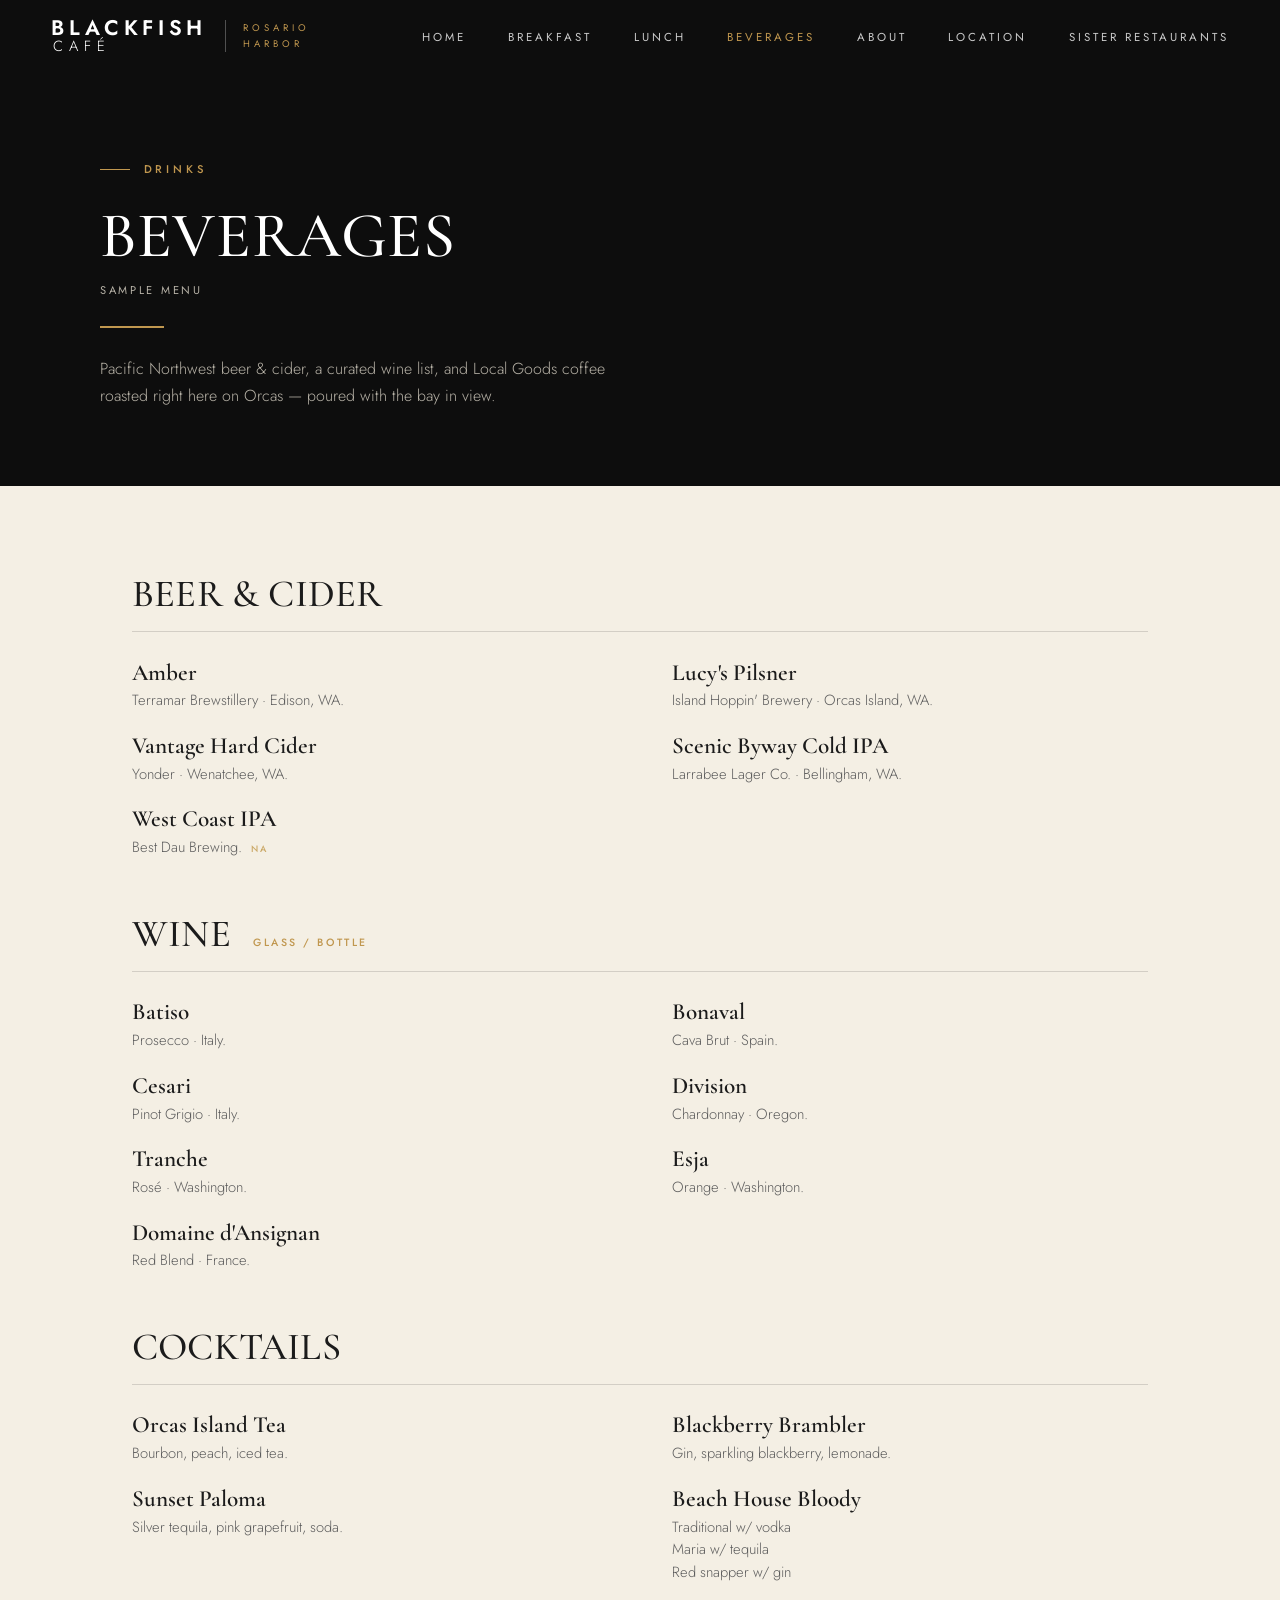
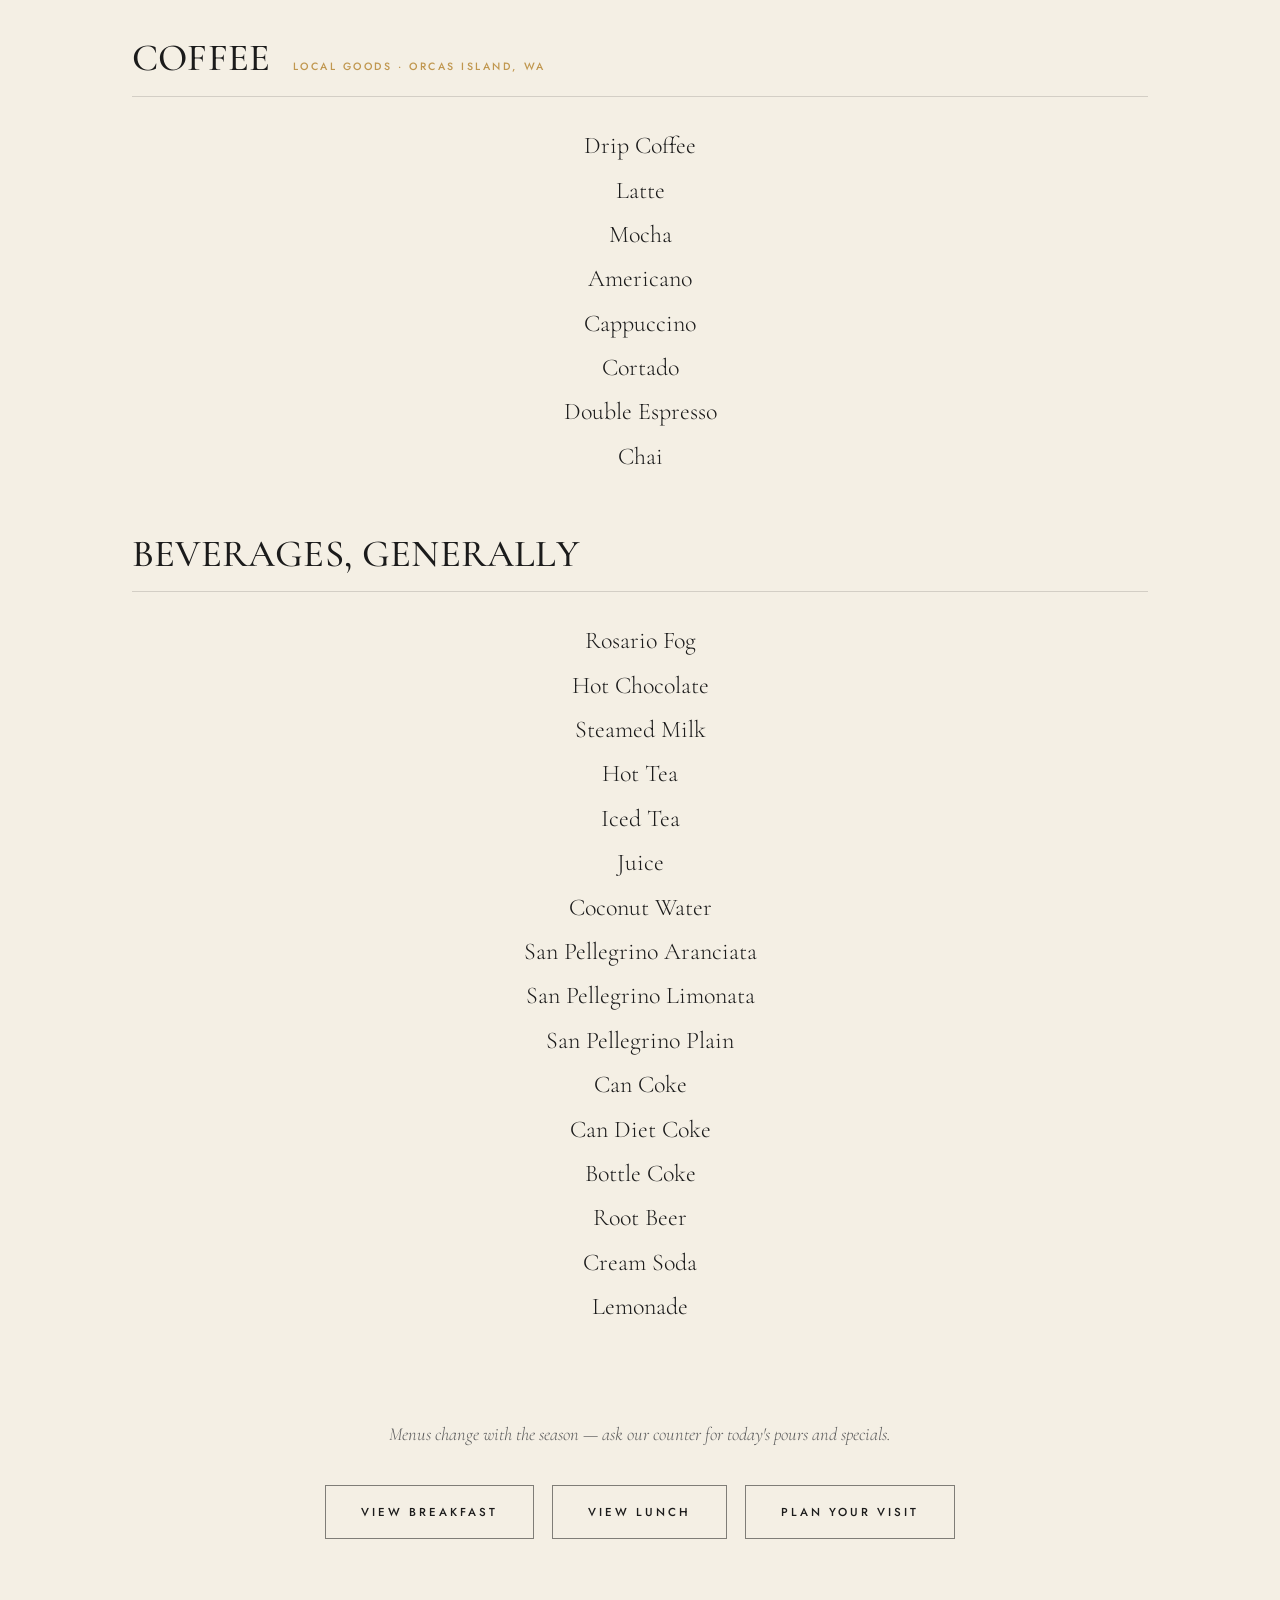
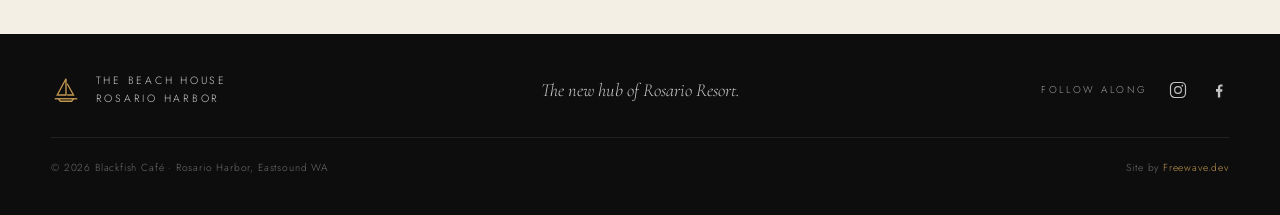
<file: beverages.html>
<!DOCTYPE html>
<html lang="en">
<head>
<meta charset="UTF-8">
<meta name="viewport" content="width=device-width, initial-scale=1.0">
<title>Beverages — Blackfish Café at Rosario Harbor</title>
<meta name="description" content="Beer, wine, coffee &amp; more at Blackfish Café — Pacific Northwest brews, a curated wine list, and Local Goods coffee at The Beach House, Rosario Harbor, Eastsound, WA.">
<link rel="icon" type="image/svg+xml" href="/favicon.svg">
<meta name="theme-color" content="#0d0d0d">
<meta property="og:type" content="website">
<meta property="og:site_name" content="Blackfish Café">
<meta property="og:title" content="Beverages — Blackfish Café">
<meta property="og:description" content="Beer, wine, coffee &amp; more — Pacific Northwest brews and a curated list at Rosario Harbor.">
<meta property="og:url" content="https://y0o3t4.freewave.dev/beverages.html">
<meta property="og:image" content="https://media.freewave.dev/y0o3t4/images/og-image.jpg">
<meta property="og:image:width" content="1200">
<meta property="og:image:height" content="630">
<meta name="twitter:card" content="summary_large_image">
<meta name="twitter:title" content="Beverages — Blackfish Café">
<meta name="twitter:description" content="Beer, wine, coffee &amp; more at Rosario Harbor.">
<meta name="twitter:image" content="https://media.freewave.dev/y0o3t4/images/og-image.jpg">
<link rel="preconnect" href="https://fonts.googleapis.com">
<link rel="preconnect" href="https://fonts.gstatic.com" crossorigin>
<link href="https://fonts.googleapis.com/css2?family=Cormorant+Garamond:wght@400;500;600;700&family=Jost:wght@300;400;500;600&display=swap" rel="stylesheet">
<style>
:root{
  --black:#0d0d0d;
  --black-2:#141414;
  --ink:#1b1b1b;
  --cream:#f4efe4;
  --cream-2:#ece5d6;
  --muted-dark:#5d5d5d;
  --muted-light:#b6b1a6;
  --gold:#c0974f;
  --gold-soft:#cba968;
  --line-dark:rgba(255,255,255,.14);
  --line-light:rgba(13,13,13,.14);
}
*{margin:0;padding:0;box-sizing:border-box}
html{scroll-behavior:smooth;scroll-padding-top:78px}
body{
  font-family:'Jost',-apple-system,BlinkMacSystemFont,sans-serif;
  background:var(--cream);
  color:var(--ink);
  font-weight:300;
  line-height:1.65;
  -webkit-font-smoothing:antialiased;
  overflow-x:hidden;
}
img{display:block;max-width:100%;height:auto}
a{color:inherit;text-decoration:none;transition:color .3s ease,opacity .3s ease}
a:focus-visible,.btn:focus-visible,.nav-toggle:focus-visible{
  outline:2px solid var(--gold);
  outline-offset:4px;
}

h1,h2,h3,h4{
  font-family:'Cormorant Garamond',Georgia,serif;
  font-weight:500;
  line-height:1.08;
  color:inherit;
}

.eyebrow{
  font-family:'Jost',sans-serif;
  font-size:.7rem;
  letter-spacing:.34em;
  text-transform:uppercase;
  font-weight:500;
  color:var(--gold);
  display:inline-flex;
  align-items:center;
  gap:.85rem;
  margin-bottom:1.4rem;
}
.eyebrow::before{
  content:"";
  width:30px;height:1px;
  background:var(--gold);
}

/* ─── BUTTONS ─── */
.btn{
  display:inline-flex;align-items:center;justify-content:center;
  font-family:'Jost',sans-serif;
  font-size:.72rem;letter-spacing:.26em;text-transform:uppercase;font-weight:500;
  padding:1.05rem 2.2rem;
  border:1px solid transparent;
  cursor:pointer;
  transition:background .35s ease,color .35s ease,border-color .35s ease;
}
.btn--solid{background:var(--black);color:var(--cream)}
.btn--solid:hover{background:var(--gold);color:var(--black)}
.btn--ghost-dark{border-color:rgba(13,13,13,.5);color:var(--ink)}
.btn--ghost-dark:hover{background:var(--black);color:var(--cream);border-color:var(--black)}
.btn--ghost-light{border-color:rgba(255,255,255,.4);color:#fff}
.btn--ghost-light:hover{background:var(--gold);color:var(--black);border-color:var(--gold)}

/* ─── LOGO LOCKUP ─── */
.lockup{display:flex;align-items:center;gap:1.1rem}
.lockup .mark{
  font-family:'Jost',sans-serif;
  line-height:.98;
  color:#fff;
}
.lockup .mark .b{
  display:block;
  font-size:1.32rem;
  font-weight:600;
  letter-spacing:.22em;
}
.lockup .mark .c{
  display:block;
  font-size:.92rem;
  font-weight:300;
  letter-spacing:.42em;
  padding-left:.1em;
}
.lockup .div{width:1px;align-self:stretch;background:rgba(255,255,255,.28);margin:.1rem 0}
.lockup .sub{
  font-family:'Jost',sans-serif;
  font-size:.6rem;
  font-weight:400;
  letter-spacing:.42em;
  color:var(--gold);
  line-height:1.7;
}
.lockup .sub span{display:block}

/* ─── NAV ─── */
.nav{
  position:fixed;top:0;left:0;right:0;z-index:60;
  display:flex;align-items:center;justify-content:space-between;
  padding:1.15rem 3.2rem;
  background:var(--black);
}
.nav ul{list-style:none;display:flex;gap:2.6rem;align-items:center}
.nav ul a{
  color:rgba(255,255,255,.78);
  font-size:.72rem;letter-spacing:.26em;text-transform:uppercase;font-weight:400;
}
.nav ul a:hover{color:#fff}
.nav ul a.active{color:var(--gold)}
.nav li.has-dropdown{position:relative}
.nav li.has-dropdown::after{content:'';position:absolute;top:100%;left:0;right:0;height:.9rem}
.nav .dropdown{
  list-style:none;position:absolute;top:100%;left:0;margin-top:.9rem;
  background:var(--black-2);min-width:220px;padding:.5rem 0;
  display:flex;flex-direction:column;gap:0;
  opacity:0;visibility:hidden;transform:translateY(6px);
  transition:opacity .25s,transform .25s,visibility .25s;
  border:1px solid rgba(255,255,255,.1);
}
.nav li.has-dropdown.open .dropdown{opacity:1;visibility:visible;transform:translateY(0)}
/* hover-reveal only with a real pointer — iOS hover emulation eats first taps */
@media (hover:hover){
  .nav li.has-dropdown:hover .dropdown{opacity:1;visibility:visible;transform:translateY(0)}
}
.nav .dropdown li{width:100%}
.nav .dropdown a{display:block;padding:.65rem 1.4rem;white-space:nowrap}
.nav .nav-mobile-label,.nav .nav-mobile-sister{display:none}
.nav-toggle{display:none;background:none;border:0;cursor:pointer;flex-direction:column;gap:5px;padding:.4rem}
.nav-toggle span{width:24px;height:1.5px;background:#fff;display:block;transition:.3s}

/* ─── MENU HEADER ─── */
.menu-head{
  background:var(--black);
  color:#fff;
  padding:9.5rem 6vw 4.8rem;
}
.menu-head-inner{max-width:1080px;margin:0 auto}
.menu-head h1{
  font-size:clamp(2.6rem,5vw,4.2rem);
  text-transform:uppercase;
  letter-spacing:.01em;
  color:#fff;
}
.menu-head .hero-rule{width:64px;height:2px;background:var(--gold);margin:1.6rem 0 1.8rem}
.menu-head .sample-note{
  font-family:'Jost',sans-serif;
  font-size:.7rem;letter-spacing:.24em;text-transform:uppercase;font-weight:400;
  display:block;color:var(--muted-light);margin-top:.7rem;
}
.menu-head p{
  color:var(--muted-light);
  font-size:1rem;
  max-width:34rem;
}
.hero-inner{animation:rise 1.2s cubic-bezier(.16,1,.3,1) both}
@keyframes rise{from{opacity:0;transform:translateY(26px)}to{opacity:1;transform:translateY(0)}}

/* ─── MENU BODY ─── */
.menu-wrap{max-width:1080px;margin:0 auto;padding:5.5rem 2rem 2rem}
.menu-section{margin-bottom:3.4rem}
.menu-section:last-child{margin-bottom:0}
.menu-section-head{
  display:flex;align-items:baseline;flex-wrap:wrap;gap:.4rem 1.4rem;
  padding-bottom:1rem;margin-bottom:1.7rem;
  border-bottom:1px solid var(--line-light);
}
.menu-section-head h2{
  font-size:clamp(1.9rem,3vw,2.7rem);
  text-transform:uppercase;letter-spacing:.005em;color:var(--ink);
}
.menu-section-head .serve{
  font-family:'Jost',sans-serif;
  font-size:.66rem;letter-spacing:.24em;text-transform:uppercase;font-weight:500;
  color:var(--gold);
}
.menu-grid{
  display:grid;grid-template-columns:1fr 1fr;
  gap:1.3rem 4rem;
}
.menu-item .row{display:flex;align-items:baseline;gap:.6rem}
.menu-item .name{
  font-family:'Cormorant Garamond',serif;
  font-size:1.45rem;font-weight:600;color:var(--ink);line-height:1.15;
}
.menu-item .dots{
  flex:1;
  border-bottom:1px dotted rgba(13,13,13,.28);
  transform:translateY(-.3rem);
}
.menu-item .price{
  font-family:'Jost',sans-serif;
  font-size:.9rem;letter-spacing:.08em;font-weight:500;color:var(--gold);
  white-space:nowrap;
}
.menu-item .desc{
  color:var(--muted-dark);
  font-size:.92rem;line-height:1.55;
  margin-top:.2rem;max-width:30rem;
}
.menu-item .tag{
  font-family:'Jost',sans-serif;
  font-size:.58rem;letter-spacing:.2em;text-transform:uppercase;font-weight:500;
  color:var(--gold-soft);margin-left:.55rem;
}

/* ─── SIMPLE DRINK LIST ─── */
.drink-list{list-style:none;text-align:center;max-width:32rem;margin:0 auto}
.drink-list li{
  font-family:'Cormorant Garamond',serif;
  font-size:1.5rem;color:var(--ink);line-height:1.85;
}
.menu-foot{
  max-width:1080px;margin:1rem auto 0;padding:2.6rem 2rem 5.5rem;
  text-align:center;
}
.menu-foot p{
  font-family:'Cormorant Garamond',serif;font-style:italic;
  font-size:1.15rem;color:var(--muted-dark);max-width:40rem;margin:0 auto 1.8rem;
}
.menu-foot .btn{margin:.4rem}

/* ─── FOOTER ─── */
footer{
  background:var(--black);color:rgba(255,255,255,.7);
  padding:2.4rem 3.2rem;
}
.footer-grid{
  max-width:1180px;margin:0 auto;
  display:grid;grid-template-columns:1fr auto 1fr;align-items:center;gap:2rem;
}
.footer-brand{display:flex;align-items:center;gap:.9rem}
.footer-brand .sail{width:30px;height:30px;color:var(--gold)}
.footer-brand .txt{
  font-family:'Jost',sans-serif;
  font-size:.66rem;letter-spacing:.26em;text-transform:uppercase;line-height:1.7;color:rgba(255,255,255,.8);
}
.footer-tag{
  font-family:'Cormorant Garamond',serif;font-style:italic;
  font-size:1.15rem;color:rgba(255,255,255,.78);text-align:center;white-space:nowrap;
}
.footer-social{display:flex;align-items:center;justify-content:flex-end;gap:1.3rem}
.footer-social .lbl{
  font-family:'Jost',sans-serif;font-size:.62rem;letter-spacing:.26em;text-transform:uppercase;color:rgba(255,255,255,.6);
}
.footer-social a{color:rgba(255,255,255,.75);width:20px;height:20px;display:block}
.footer-social a:hover{color:var(--gold)}
.footer-social svg{width:100%;height:100%}
.footer-legal{
  max-width:1180px;margin:1.8rem auto 0;padding-top:1.4rem;
  border-top:1px solid rgba(255,255,255,.08);
  display:flex;justify-content:space-between;
  font-size:.64rem;letter-spacing:.08em;color:rgba(255,255,255,.4);
}
.footer-legal a{color:var(--gold)}

/* ─── RESPONSIVE ─── */
@media (max-width:900px){
  .nav{padding:1rem 1.4rem}
  .nav ul{
    position:fixed;top:0;right:0;height:100vh;width:min(78vw,300px);
    flex-direction:column;align-items:flex-start;justify-content:center;gap:1.8rem;
    background:var(--black-2);padding:3rem 2.2rem;
    transform:translateX(100%);transition:transform .4s cubic-bezier(.16,1,.3,1);
    border-left:1px solid rgba(255,255,255,.1);
  }
  .nav ul.open{transform:translateX(0)}
  .nav ul a{font-size:.9rem}
  /* Mobile: dropdown is desktop-only — show a flat sister-restaurants
     section at the end of the drawer instead (matches the sister sites) */
  .nav li.has-dropdown{display:none}
  .nav .nav-mobile-label{
    display:list-item;text-transform:uppercase;
    font-size:.6rem;letter-spacing:.3em;color:rgba(255,255,255,.4);
  }
  .nav .nav-mobile-sister{display:list-item}
  .nav-toggle{display:flex;z-index:70}
  .nav-toggle.open span:nth-child(1){transform:translateY(6.5px) rotate(45deg)}
  .nav-toggle.open span:nth-child(2){opacity:0}
  .nav-toggle.open span:nth-child(3){transform:translateY(-6.5px) rotate(-45deg)}
  .menu-head{padding:8rem 2rem 3.4rem}
  .menu-wrap{padding:3.5rem 1.4rem 1rem}
  .menu-grid{grid-template-columns:1fr;gap:1.9rem}
  .menu-foot{padding:2.2rem 1.4rem 4rem}
  .footer-grid{grid-template-columns:1fr;justify-items:center;text-align:center;gap:1.4rem}
  .footer-social{justify-content:center}
  .footer-tag{white-space:normal}
  .footer-legal{flex-direction:column;gap:.5rem;text-align:center;align-items:center}
}
@media (prefers-reduced-motion:reduce){
  *{animation:none!important;transition:none!important}
}
</style>
</head>
<body id="top">

<nav class="nav">
  <a href="index.html" class="lockup" aria-label="Blackfish Café, Rosario Harbor — home">
    <span class="mark"><span class="b">BLACKFISH</span><span class="c">CAFÉ</span></span>
    <span class="div"></span>
    <span class="sub"><span>ROSARIO</span><span>HARBOR</span></span>
  </a>
  <button class="nav-toggle" aria-label="Menu" aria-expanded="false">
    <span></span><span></span><span></span>
  </button>
  <ul>
    <li><a href="index.html">Home</a></li>
    <li><a href="menu.html">Breakfast</a></li>
    <li><a href="lunch.html">Lunch</a></li>
    <li><a href="beverages.html" class="active">Beverages</a></li>
    <li><a href="index.html#about">About</a></li>
    <li><a href="index.html#location">Location</a></li>
    <li class="has-dropdown">
      <a href="#" class="dropdown-toggle" aria-haspopup="true" aria-expanded="false">Sister Restaurants</a>
      <ul class="dropdown">
        <li><a href="https://harborbarorcas.com" target="_blank" rel="noopener">Harbor Bar &amp; Grill</a></li>
        <li><a href="https://lowertavern.com" target="_blank" rel="noopener">The Lower Tavern</a></li>
      </ul>
    </li>
    <li class="nav-mobile-label">Sister Restaurants</li>
    <li class="nav-mobile-sister"><a href="https://harborbarorcas.com" target="_blank" rel="noopener">Harbor Bar &amp; Grill</a></li>
    <li class="nav-mobile-sister"><a href="https://lowertavern.com" target="_blank" rel="noopener">The Lower Tavern</a></li>
  </ul>
</nav>

<header class="menu-head">
  <div class="menu-head-inner hero-inner">
    <span class="eyebrow">Drinks</span>
    <h1>Beverages</h1>
    <span class="sample-note">Sample menu</span>
    <div class="hero-rule"></div>
    <p>Pacific Northwest beer &amp; cider, a curated wine list, and Local Goods coffee roasted right here on Orcas — poured with the bay in view.</p>
  </div>
</header>

<main class="menu-wrap">

  <section class="menu-section" aria-labelledby="beer">
    <div class="menu-section-head">
      <h2 id="beer">Beer &amp; Cider</h2>
    </div>
    <div class="menu-grid">
      <div class="menu-item">
        <div class="row"><span class="name">Amber</span></div>
        <p class="desc">Terramar Brewstillery · Edison, WA.</p>
      </div>
      <div class="menu-item">
        <div class="row"><span class="name">Lucy's Pilsner</span></div>
        <p class="desc">Island Hoppin' Brewery · Orcas Island, WA.</p>
      </div>
      <div class="menu-item">
        <div class="row"><span class="name">Vantage Hard Cider</span></div>
        <p class="desc">Yonder · Wenatchee, WA.</p>
      </div>
      <div class="menu-item">
        <div class="row"><span class="name">Scenic Byway Cold IPA</span></div>
        <p class="desc">Larrabee Lager Co. · Bellingham, WA.</p>
      </div>
      <div class="menu-item">
        <div class="row"><span class="name">West Coast IPA</span></div>
        <p class="desc">Best Dau Brewing.<span class="tag">NA</span></p>
      </div>
    </div>
  </section>

  <section class="menu-section" aria-labelledby="wine">
    <div class="menu-section-head">
      <h2 id="wine">Wine</h2>
      <span class="serve">Glass / Bottle</span>
    </div>
    <div class="menu-grid">
      <div class="menu-item">
        <div class="row"><span class="name">Batiso</span></div>
        <p class="desc">Prosecco · Italy.</p>
      </div>
      <div class="menu-item">
        <div class="row"><span class="name">Bonaval</span></div>
        <p class="desc">Cava Brut · Spain.</p>
      </div>
      <div class="menu-item">
        <div class="row"><span class="name">Cesari</span></div>
        <p class="desc">Pinot Grigio · Italy.</p>
      </div>
      <div class="menu-item">
        <div class="row"><span class="name">Division</span></div>
        <p class="desc">Chardonnay · Oregon.</p>
      </div>
      <div class="menu-item">
        <div class="row"><span class="name">Tranche</span></div>
        <p class="desc">Rosé · Washington.</p>
      </div>
      <div class="menu-item">
        <div class="row"><span class="name">Esja</span></div>
        <p class="desc">Orange · Washington.</p>
      </div>
      <div class="menu-item">
        <div class="row"><span class="name">Domaine d'Ansignan</span></div>
        <p class="desc">Red Blend · France.</p>
      </div>
    </div>
  </section>

  <section class="menu-section" aria-labelledby="cocktails">
    <div class="menu-section-head">
      <h2 id="cocktails">Cocktails</h2>
    </div>
    <div class="menu-grid">
      <div class="menu-item">
        <div class="row"><span class="name">Orcas Island Tea</span></div>
        <p class="desc">Bourbon, peach, iced tea.</p>
      </div>
      <div class="menu-item">
        <div class="row"><span class="name">Blackberry Brambler</span></div>
        <p class="desc">Gin, sparkling blackberry, lemonade.</p>
      </div>
      <div class="menu-item">
        <div class="row"><span class="name">Sunset Paloma</span></div>
        <p class="desc">Silver tequila, pink grapefruit, soda.</p>
      </div>
      <div class="menu-item">
        <div class="row"><span class="name">Beach House Bloody</span></div>
        <p class="desc">Traditional w/ vodka<br>Maria w/ tequila<br>Red snapper w/ gin</p>
      </div>
    </div>
  </section>

  <section class="menu-section" aria-labelledby="coffee">
    <div class="menu-section-head">
      <h2 id="coffee">Coffee</h2>
      <span class="serve">Local Goods · Orcas Island, WA</span>
    </div>
    <ul class="drink-list">
      <li>Drip Coffee</li>
      <li>Latte</li>
      <li>Mocha</li>
      <li>Americano</li>
      <li>Cappuccino</li>
      <li>Cortado</li>
      <li>Double Espresso</li>
      <li>Chai</li>
    </ul>
  </section>

  <section class="menu-section" aria-labelledby="general">
    <div class="menu-section-head">
      <h2 id="general">Beverages, Generally</h2>
    </div>
    <ul class="drink-list">
      <li>Rosario Fog</li>
      <li>Hot Chocolate</li>
      <li>Steamed Milk</li>
      <li>Hot Tea</li>
      <li>Iced Tea</li>
      <li>Juice</li>
      <li>Coconut Water</li>
      <li>San Pellegrino Aranciata</li>
      <li>San Pellegrino Limonata</li>
      <li>San Pellegrino Plain</li>
      <li>Can Coke</li>
      <li>Can Diet Coke</li>
      <li>Bottle Coke</li>
      <li>Root Beer</li>
      <li>Cream Soda</li>
      <li>Lemonade</li>
    </ul>
  </section>

</main>

<div class="menu-foot">
  <p>Menus change with the season — ask our counter for today's pours and specials.</p>
  <a class="btn btn--ghost-dark" href="menu.html">View Breakfast</a>
  <a class="btn btn--ghost-dark" href="lunch.html">View Lunch</a>
  <a class="btn btn--ghost-dark" href="index.html#location">Plan Your Visit</a>
</div>

<footer>
  <div class="footer-grid">
    <div class="footer-brand">
      <span class="sail" aria-hidden="true">
        <svg viewBox="0 0 24 24" fill="none" stroke="currentColor" stroke-width="1.1"><path d="M12 3 5 16h7V3z"/><path d="M13 7l5 9h-5"/><path d="M3 19h18"/><path d="M6 19l1.5 2h9l1.5-2"/></svg>
      </span>
      <span class="txt">The Beach House<br>Rosario Harbor</span>
    </div>
    <div class="footer-tag">The new hub of Rosario Resort.</div>
    <div class="footer-social">
      <span class="lbl">Follow Along</span>
      <a href="https://instagram.com" target="_blank" rel="noopener" aria-label="Instagram">
        <svg viewBox="0 0 24 24" fill="none" stroke="currentColor" stroke-width="1.4"><rect x="3" y="3" width="18" height="18" rx="5"/><circle cx="12" cy="12" r="4"/><circle cx="17.2" cy="6.8" r="1" fill="currentColor" stroke="none"/></svg>
      </a>
      <a href="https://facebook.com" target="_blank" rel="noopener" aria-label="Facebook">
        <svg viewBox="0 0 24 24" fill="currentColor"><path d="M13.5 21v-7h2.3l.4-2.8h-2.7V9.3c0-.8.2-1.4 1.4-1.4h1.4V5.4c-.7-.1-1.4-.1-2.1-.1-2.1 0-3.5 1.3-3.5 3.6v2H8.4V14h2.2v7h2.9z"/></svg>
      </a>
    </div>
  </div>
  <div class="footer-legal">
    <span>© 2026 Blackfish Café · Rosario Harbor, Eastsound WA</span>
    <span>Site by <a href="https://freewave.dev" target="_blank" rel="noopener">Freewave.dev</a></span>
  </div>
</footer>

<script>
(function(){
  var toggle=document.querySelector('.nav-toggle');
  var menu=document.querySelector('.nav ul');
  var dropdownItem=document.querySelector('.nav li.has-dropdown');
  var dropdownToggle=dropdownItem.querySelector('.dropdown-toggle');
  function closeDropdown(){
    dropdownItem.classList.remove('open');
    dropdownToggle.setAttribute('aria-expanded','false');
  }
  function closeNav(){
    menu.classList.remove('open');toggle.classList.remove('open');
    toggle.setAttribute('aria-expanded','false');
    closeDropdown();
  }
  toggle.addEventListener('click',function(){
    var open=menu.classList.toggle('open');
    toggle.classList.toggle('open',open);
    toggle.setAttribute('aria-expanded',open);
    if(!open)closeDropdown();
  });
  menu.querySelectorAll('a').forEach(function(a){
    if(a.classList.contains('dropdown-toggle'))return;
    a.addEventListener('click',closeNav);
  });
  dropdownToggle.addEventListener('click',function(e){
    e.preventDefault();
    var open=dropdownItem.classList.toggle('open');
    dropdownToggle.setAttribute('aria-expanded',open);
  });
  document.addEventListener('click',function(e){
    if(dropdownItem.classList.contains('open')&&!dropdownItem.contains(e.target))closeDropdown();
  });
  // Safari restores the DOM as-is from its back/forward cache when returning
  // from another tab (open menus included) — reset to a clean slate.
  window.addEventListener('pageshow',closeNav);
})();
</script>
</body>
</html>
</file>
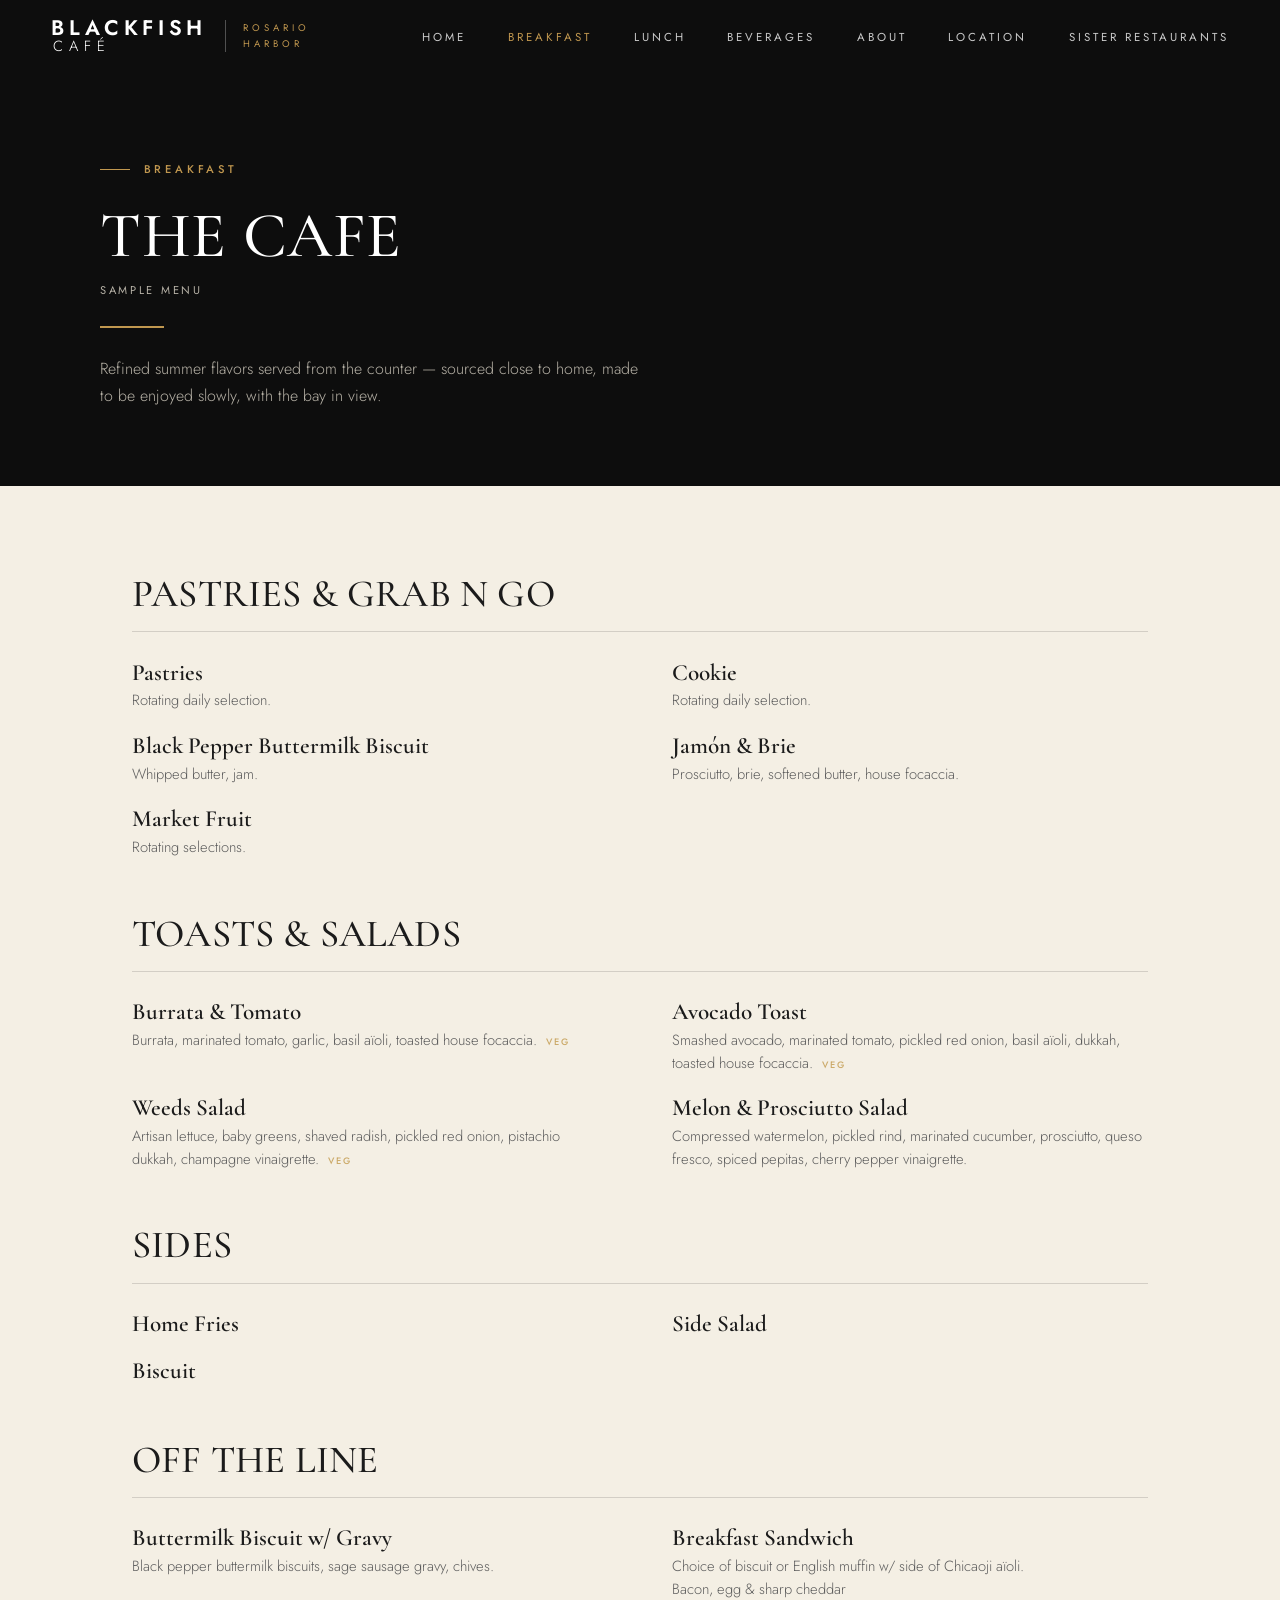
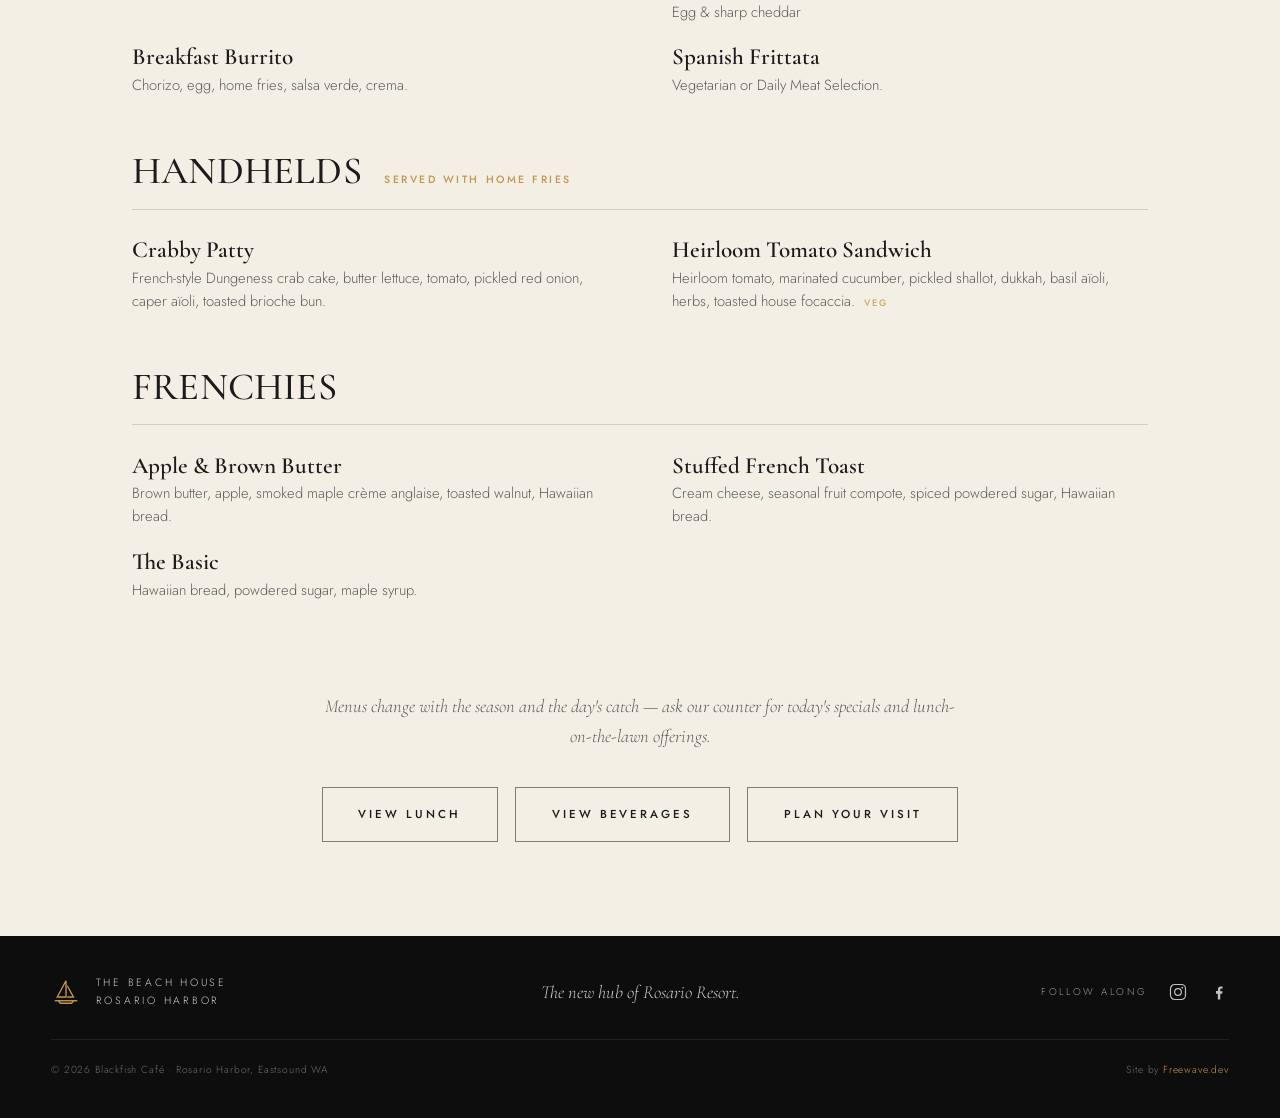
<file: menu.html>
<!DOCTYPE html>
<html lang="en">
<head>
<meta charset="UTF-8">
<meta name="viewport" content="width=device-width, initial-scale=1.0">
<title>Menu — Blackfish Café at Rosario Harbor</title>
<meta name="description" content="Breakfast at Blackfish Café — pastries, toasts &amp; salads, handhelds, frenchies and refined summer flavors at The Beach House, Rosario Harbor, Eastsound, WA.">
<link rel="icon" type="image/svg+xml" href="/favicon.svg">
<meta name="theme-color" content="#0d0d0d">
<meta property="og:type" content="website">
<meta property="og:site_name" content="Blackfish Café">
<meta property="og:title" content="Menu — Blackfish Café">
<meta property="og:description" content="Refined summer breakfast &amp; lunch, coffee &amp; beverages, and lunch on the lawn at Rosario Harbor.">
<meta property="og:url" content="https://y0o3t4.freewave.dev/menu.html">
<meta property="og:image" content="https://media.freewave.dev/y0o3t4/images/og-image.jpg">
<meta property="og:image:width" content="1200">
<meta property="og:image:height" content="630">
<meta name="twitter:card" content="summary_large_image">
<meta name="twitter:title" content="Menu — Blackfish Café">
<meta name="twitter:description" content="Refined summer breakfast &amp; lunch, coffee &amp; beverages at Rosario Harbor.">
<meta name="twitter:image" content="https://media.freewave.dev/y0o3t4/images/og-image.jpg">
<link rel="preconnect" href="https://fonts.googleapis.com">
<link rel="preconnect" href="https://fonts.gstatic.com" crossorigin>
<link href="https://fonts.googleapis.com/css2?family=Cormorant+Garamond:wght@400;500;600;700&family=Jost:wght@300;400;500;600&display=swap" rel="stylesheet">
<style>
:root{
  --black:#0d0d0d;
  --black-2:#141414;
  --ink:#1b1b1b;
  --cream:#f4efe4;
  --cream-2:#ece5d6;
  --muted-dark:#5d5d5d;
  --muted-light:#b6b1a6;
  --gold:#c0974f;
  --gold-soft:#cba968;
  --line-dark:rgba(255,255,255,.14);
  --line-light:rgba(13,13,13,.14);
}
*{margin:0;padding:0;box-sizing:border-box}
html{scroll-behavior:smooth;scroll-padding-top:78px}
body{
  font-family:'Jost',-apple-system,BlinkMacSystemFont,sans-serif;
  background:var(--cream);
  color:var(--ink);
  font-weight:300;
  line-height:1.65;
  -webkit-font-smoothing:antialiased;
  overflow-x:hidden;
}
img{display:block;max-width:100%;height:auto}
a{color:inherit;text-decoration:none;transition:color .3s ease,opacity .3s ease}
a:focus-visible,.btn:focus-visible,.nav-toggle:focus-visible{
  outline:2px solid var(--gold);
  outline-offset:4px;
}

h1,h2,h3,h4{
  font-family:'Cormorant Garamond',Georgia,serif;
  font-weight:500;
  line-height:1.08;
  color:inherit;
}

.eyebrow{
  font-family:'Jost',sans-serif;
  font-size:.7rem;
  letter-spacing:.34em;
  text-transform:uppercase;
  font-weight:500;
  color:var(--gold);
  display:inline-flex;
  align-items:center;
  gap:.85rem;
  margin-bottom:1.4rem;
}
.eyebrow::before{
  content:"";
  width:30px;height:1px;
  background:var(--gold);
}

/* ─── BUTTONS ─── */
.btn{
  display:inline-flex;align-items:center;justify-content:center;
  font-family:'Jost',sans-serif;
  font-size:.72rem;letter-spacing:.26em;text-transform:uppercase;font-weight:500;
  padding:1.05rem 2.2rem;
  border:1px solid transparent;
  cursor:pointer;
  transition:background .35s ease,color .35s ease,border-color .35s ease;
}
.btn--solid{background:var(--black);color:var(--cream)}
.btn--solid:hover{background:var(--gold);color:var(--black)}
.btn--ghost-dark{border-color:rgba(13,13,13,.5);color:var(--ink)}
.btn--ghost-dark:hover{background:var(--black);color:var(--cream);border-color:var(--black)}
.btn--ghost-light{border-color:rgba(255,255,255,.4);color:#fff}
.btn--ghost-light:hover{background:var(--gold);color:var(--black);border-color:var(--gold)}

/* ─── LOGO LOCKUP ─── */
.lockup{display:flex;align-items:center;gap:1.1rem}
.lockup .mark{
  font-family:'Jost',sans-serif;
  line-height:.98;
  color:#fff;
}
.lockup .mark .b{
  display:block;
  font-size:1.32rem;
  font-weight:600;
  letter-spacing:.22em;
}
.lockup .mark .c{
  display:block;
  font-size:.92rem;
  font-weight:300;
  letter-spacing:.42em;
  padding-left:.1em;
}
.lockup .div{width:1px;align-self:stretch;background:rgba(255,255,255,.28);margin:.1rem 0}
.lockup .sub{
  font-family:'Jost',sans-serif;
  font-size:.6rem;
  font-weight:400;
  letter-spacing:.42em;
  color:var(--gold);
  line-height:1.7;
}
.lockup .sub span{display:block}

/* ─── NAV ─── */
.nav{
  position:fixed;top:0;left:0;right:0;z-index:60;
  display:flex;align-items:center;justify-content:space-between;
  padding:1.15rem 3.2rem;
  background:var(--black);
}
.nav ul{list-style:none;display:flex;gap:2.6rem;align-items:center}
.nav ul a{
  color:rgba(255,255,255,.78);
  font-size:.72rem;letter-spacing:.26em;text-transform:uppercase;font-weight:400;
}
.nav ul a:hover{color:#fff}
.nav ul a.active{color:var(--gold)}
.nav li.has-dropdown{position:relative}
.nav li.has-dropdown::after{content:'';position:absolute;top:100%;left:0;right:0;height:.9rem}
.nav .dropdown{
  list-style:none;position:absolute;top:100%;left:0;margin-top:.9rem;
  background:var(--black-2);min-width:220px;padding:.5rem 0;
  display:flex;flex-direction:column;gap:0;
  opacity:0;visibility:hidden;transform:translateY(6px);
  transition:opacity .25s,transform .25s,visibility .25s;
  border:1px solid rgba(255,255,255,.1);
}
.nav li.has-dropdown.open .dropdown{opacity:1;visibility:visible;transform:translateY(0)}
/* hover-reveal only with a real pointer — iOS hover emulation eats first taps */
@media (hover:hover){
  .nav li.has-dropdown:hover .dropdown{opacity:1;visibility:visible;transform:translateY(0)}
}
.nav .dropdown li{width:100%}
.nav .dropdown a{display:block;padding:.65rem 1.4rem;white-space:nowrap}
.nav .nav-mobile-label,.nav .nav-mobile-sister{display:none}
.nav-toggle{display:none;background:none;border:0;cursor:pointer;flex-direction:column;gap:5px;padding:.4rem}
.nav-toggle span{width:24px;height:1.5px;background:#fff;display:block;transition:.3s}

/* ─── MENU HEADER ─── */
.menu-head{
  background:var(--black);
  color:#fff;
  padding:9.5rem 6vw 4.8rem;
}
.menu-head-inner{max-width:1080px;margin:0 auto}
.menu-head h1{
  font-size:clamp(2.6rem,5vw,4.2rem);
  text-transform:uppercase;
  letter-spacing:.01em;
  color:#fff;
}
.menu-head .hero-rule{width:64px;height:2px;background:var(--gold);margin:1.6rem 0 1.8rem}
.menu-head .sample-note{
  font-family:'Jost',sans-serif;
  font-size:.7rem;letter-spacing:.24em;text-transform:uppercase;font-weight:400;
  display:block;color:var(--muted-light);margin-top:.7rem;
}
.menu-head p{
  color:var(--muted-light);
  font-size:1rem;
  max-width:34rem;
}
.hero-inner{animation:rise 1.2s cubic-bezier(.16,1,.3,1) both}
@keyframes rise{from{opacity:0;transform:translateY(26px)}to{opacity:1;transform:translateY(0)}}

/* ─── MENU BODY ─── */
.menu-wrap{max-width:1080px;margin:0 auto;padding:5.5rem 2rem 2rem}
.menu-section{margin-bottom:3.4rem}
.menu-section:last-child{margin-bottom:0}
.menu-section-head{
  display:flex;align-items:baseline;flex-wrap:wrap;gap:.4rem 1.4rem;
  padding-bottom:1rem;margin-bottom:1.7rem;
  border-bottom:1px solid var(--line-light);
}
.menu-section-head h2{
  font-size:clamp(1.9rem,3vw,2.7rem);
  text-transform:uppercase;letter-spacing:.005em;color:var(--ink);
}
.menu-section-head .serve{
  font-family:'Jost',sans-serif;
  font-size:.66rem;letter-spacing:.24em;text-transform:uppercase;font-weight:500;
  color:var(--gold);
}
.menu-grid{
  display:grid;grid-template-columns:1fr 1fr;
  gap:1.3rem 4rem;
}
.menu-item .row{display:flex;align-items:baseline;gap:.6rem}
.menu-item .name{
  font-family:'Cormorant Garamond',serif;
  font-size:1.45rem;font-weight:600;color:var(--ink);line-height:1.15;
}
.menu-item .dots{
  flex:1;
  border-bottom:1px dotted rgba(13,13,13,.28);
  transform:translateY(-.3rem);
}
.menu-item .price{
  font-family:'Jost',sans-serif;
  font-size:.9rem;letter-spacing:.08em;font-weight:500;color:var(--gold);
  white-space:nowrap;
}
.menu-item .desc{
  color:var(--muted-dark);
  font-size:.92rem;line-height:1.55;
  margin-top:.2rem;max-width:30rem;
}
.menu-item .tag{
  font-family:'Jost',sans-serif;
  font-size:.58rem;letter-spacing:.2em;text-transform:uppercase;font-weight:500;
  color:var(--gold-soft);margin-left:.55rem;
}
.menu-foot{
  max-width:1080px;margin:1rem auto 0;padding:2.6rem 2rem 5.5rem;
  text-align:center;
}
.menu-foot p{
  font-family:'Cormorant Garamond',serif;font-style:italic;
  font-size:1.15rem;color:var(--muted-dark);max-width:40rem;margin:0 auto 1.8rem;
}
.menu-foot .btn{margin:.4rem}

/* ─── FOOTER ─── */
footer{
  background:var(--black);color:rgba(255,255,255,.7);
  padding:2.4rem 3.2rem;
}
.footer-grid{
  max-width:1180px;margin:0 auto;
  display:grid;grid-template-columns:1fr auto 1fr;align-items:center;gap:2rem;
}
.footer-brand{display:flex;align-items:center;gap:.9rem}
.footer-brand .sail{width:30px;height:30px;color:var(--gold)}
.footer-brand .txt{
  font-family:'Jost',sans-serif;
  font-size:.66rem;letter-spacing:.26em;text-transform:uppercase;line-height:1.7;color:rgba(255,255,255,.8);
}
.footer-tag{
  font-family:'Cormorant Garamond',serif;font-style:italic;
  font-size:1.15rem;color:rgba(255,255,255,.78);text-align:center;white-space:nowrap;
}
.footer-social{display:flex;align-items:center;justify-content:flex-end;gap:1.3rem}
.footer-social .lbl{
  font-family:'Jost',sans-serif;font-size:.62rem;letter-spacing:.26em;text-transform:uppercase;color:rgba(255,255,255,.6);
}
.footer-social a{color:rgba(255,255,255,.75);width:20px;height:20px;display:block}
.footer-social a:hover{color:var(--gold)}
.footer-social svg{width:100%;height:100%}
.footer-legal{
  max-width:1180px;margin:1.8rem auto 0;padding-top:1.4rem;
  border-top:1px solid rgba(255,255,255,.08);
  display:flex;justify-content:space-between;
  font-size:.64rem;letter-spacing:.08em;color:rgba(255,255,255,.4);
}
.footer-legal a{color:var(--gold)}

/* ─── RESPONSIVE ─── */
@media (max-width:900px){
  .nav{padding:1rem 1.4rem}
  .nav ul{
    position:fixed;top:0;right:0;height:100vh;width:min(78vw,300px);
    flex-direction:column;align-items:flex-start;justify-content:center;gap:1.8rem;
    background:var(--black-2);padding:3rem 2.2rem;
    transform:translateX(100%);transition:transform .4s cubic-bezier(.16,1,.3,1);
    border-left:1px solid rgba(255,255,255,.1);
  }
  .nav ul.open{transform:translateX(0)}
  .nav ul a{font-size:.9rem}
  /* Mobile: dropdown is desktop-only — show a flat sister-restaurants
     section at the end of the drawer instead (matches the sister sites) */
  .nav li.has-dropdown{display:none}
  .nav .nav-mobile-label{
    display:list-item;text-transform:uppercase;
    font-size:.6rem;letter-spacing:.3em;color:rgba(255,255,255,.4);
  }
  .nav .nav-mobile-sister{display:list-item}
  .nav-toggle{display:flex;z-index:70}
  .nav-toggle.open span:nth-child(1){transform:translateY(6.5px) rotate(45deg)}
  .nav-toggle.open span:nth-child(2){opacity:0}
  .nav-toggle.open span:nth-child(3){transform:translateY(-6.5px) rotate(-45deg)}
  .menu-head{padding:8rem 2rem 3.4rem}
  .menu-wrap{padding:3.5rem 1.4rem 1rem}
  .menu-grid{grid-template-columns:1fr;gap:1.9rem}
  .menu-foot{padding:2.2rem 1.4rem 4rem}
  .footer-grid{grid-template-columns:1fr;justify-items:center;text-align:center;gap:1.4rem}
  .footer-social{justify-content:center}
  .footer-tag{white-space:normal}
  .footer-legal{flex-direction:column;gap:.5rem;text-align:center;align-items:center}
}
@media (prefers-reduced-motion:reduce){
  *{animation:none!important;transition:none!important}
}
</style>
</head>
<body id="top">

<nav class="nav">
  <a href="index.html" class="lockup" aria-label="Blackfish Café, Rosario Harbor — home">
    <span class="mark"><span class="b">BLACKFISH</span><span class="c">CAFÉ</span></span>
    <span class="div"></span>
    <span class="sub"><span>ROSARIO</span><span>HARBOR</span></span>
  </a>
  <button class="nav-toggle" aria-label="Menu" aria-expanded="false">
    <span></span><span></span><span></span>
  </button>
  <ul>
    <li><a href="index.html">Home</a></li>
    <li><a href="menu.html" class="active">Breakfast</a></li>
    <li><a href="lunch.html">Lunch</a></li>
    <li><a href="beverages.html">Beverages</a></li>
    <li><a href="index.html#about">About</a></li>
    <li><a href="index.html#location">Location</a></li>
    <li class="has-dropdown">
      <a href="#" class="dropdown-toggle" aria-haspopup="true" aria-expanded="false">Sister Restaurants</a>
      <ul class="dropdown">
        <li><a href="https://harborbarorcas.com" target="_blank" rel="noopener">Harbor Bar &amp; Grill</a></li>
        <li><a href="https://lowertavern.com" target="_blank" rel="noopener">The Lower Tavern</a></li>
      </ul>
    </li>
    <li class="nav-mobile-label">Sister Restaurants</li>
    <li class="nav-mobile-sister"><a href="https://harborbarorcas.com" target="_blank" rel="noopener">Harbor Bar &amp; Grill</a></li>
    <li class="nav-mobile-sister"><a href="https://lowertavern.com" target="_blank" rel="noopener">The Lower Tavern</a></li>
  </ul>
</nav>

<header class="menu-head">
  <div class="menu-head-inner hero-inner">
    <span class="eyebrow">Breakfast</span>
    <h1>The Cafe</h1>
    <span class="sample-note">Sample menu</span>
    <div class="hero-rule"></div>
    <p>Refined summer flavors served from the counter — sourced close to home, made to be enjoyed slowly, with the bay in view.</p>
  </div>
</header>

<main class="menu-wrap">

  <section class="menu-section" aria-labelledby="pg">
    <div class="menu-section-head">
      <h2 id="pg">Pastries &amp; Grab n Go</h2>
    </div>
    <div class="menu-grid">
      <div class="menu-item">
        <div class="row"><span class="name">Pastries</span></div>
        <p class="desc">Rotating daily selection.</p>
      </div>
      <div class="menu-item">
        <div class="row"><span class="name">Cookie</span></div>
        <p class="desc">Rotating daily selection.</p>
      </div>
      <div class="menu-item">
        <div class="row"><span class="name">Black Pepper Buttermilk Biscuit</span></div>
        <p class="desc">Whipped butter, jam.</p>
      </div>
      <div class="menu-item">
        <div class="row"><span class="name">Jamón &amp; Brie</span></div>
        <p class="desc">Prosciutto, brie, softened butter, house focaccia.</p>
      </div>
      <div class="menu-item">
        <div class="row"><span class="name">Market Fruit</span></div>
        <p class="desc">Rotating selections.</p>
      </div>
    </div>
  </section>

  <section class="menu-section" aria-labelledby="ts">
    <div class="menu-section-head">
      <h2 id="ts">Toasts &amp; Salads</h2>
    </div>
    <div class="menu-grid">
      <div class="menu-item">
        <div class="row"><span class="name">Burrata &amp; Tomato</span></div>
        <p class="desc">Burrata, marinated tomato, garlic, basil aïoli, toasted house focaccia.<span class="tag">Veg</span></p>
      </div>
      <div class="menu-item">
        <div class="row"><span class="name">Avocado Toast</span></div>
        <p class="desc">Smashed avocado, marinated tomato, pickled red onion, basil aïoli, dukkah, toasted house focaccia.<span class="tag">Veg</span></p>
      </div>
      <div class="menu-item">
        <div class="row"><span class="name">Weeds Salad</span></div>
        <p class="desc">Artisan lettuce, baby greens, shaved radish, pickled red onion, pistachio dukkah, champagne vinaigrette.<span class="tag">Veg</span></p>
      </div>
      <div class="menu-item">
        <div class="row"><span class="name">Melon &amp; Prosciutto Salad</span></div>
        <p class="desc">Compressed watermelon, pickled rind, marinated cucumber, prosciutto, queso fresco, spiced pepitas, cherry pepper vinaigrette.</p>
      </div>
    </div>
  </section>

  <section class="menu-section" aria-labelledby="sd">
    <div class="menu-section-head">
      <h2 id="sd">Sides</h2>
    </div>
    <div class="menu-grid">
      <div class="menu-item">
        <div class="row"><span class="name">Home Fries</span></div>
      </div>
      <div class="menu-item">
        <div class="row"><span class="name">Side Salad</span></div>
      </div>
      <div class="menu-item">
        <div class="row"><span class="name">Biscuit</span></div>
      </div>
    </div>
  </section>

  <section class="menu-section" aria-labelledby="ol">
    <div class="menu-section-head">
      <h2 id="ol">Off the Line</h2>
    </div>
    <div class="menu-grid">
      <div class="menu-item">
        <div class="row"><span class="name">Buttermilk Biscuit w/ Gravy</span></div>
        <p class="desc">Black pepper buttermilk biscuits, sage sausage gravy, chives.</p>
      </div>
      <div class="menu-item">
        <div class="row"><span class="name">Breakfast Sandwich</span></div>
        <p class="desc">Choice of biscuit or English muffin w/ side of Chicaoji aïoli.<br>Bacon, egg &amp; sharp cheddar<br>Egg &amp; sharp cheddar</p>
      </div>
      <div class="menu-item">
        <div class="row"><span class="name">Breakfast Burrito</span></div>
        <p class="desc">Chorizo, egg, home fries, salsa verde, crema.</p>
      </div>
      <div class="menu-item">
        <div class="row"><span class="name">Spanish Frittata</span></div>
        <p class="desc">Vegetarian or Daily Meat Selection.</p>
      </div>
    </div>
  </section>

  <section class="menu-section" aria-labelledby="sn">
    <div class="menu-section-head">
      <h2 id="sn">Handhelds</h2>
      <span class="serve">Served with home fries</span>
    </div>
    <div class="menu-grid">
      <div class="menu-item">
        <div class="row"><span class="name">Crabby Patty</span></div>
        <p class="desc">French-style Dungeness crab cake, butter lettuce, tomato, pickled red onion, caper aïoli, toasted brioche bun.</p>
      </div>
      <div class="menu-item">
        <div class="row"><span class="name">Heirloom Tomato Sandwich</span></div>
        <p class="desc">Heirloom tomato, marinated cucumber, pickled shallot, dukkah, basil aïoli, herbs, toasted house focaccia.<span class="tag">Veg</span></p>
      </div>
    </div>
  </section>

  <section class="menu-section" aria-labelledby="fr">
    <div class="menu-section-head">
      <h2 id="fr">Frenchies</h2>
    </div>
    <div class="menu-grid">
      <div class="menu-item">
        <div class="row"><span class="name">Apple &amp; Brown Butter</span></div>
        <p class="desc">Brown butter, apple, smoked maple crème anglaise, toasted walnut, Hawaiian bread.</p>
      </div>
      <div class="menu-item">
        <div class="row"><span class="name">Stuffed French Toast</span></div>
        <p class="desc">Cream cheese, seasonal fruit compote, spiced powdered sugar, Hawaiian bread.</p>
      </div>
      <div class="menu-item">
        <div class="row"><span class="name">The Basic</span></div>
        <p class="desc">Hawaiian bread, powdered sugar, maple syrup.</p>
      </div>
    </div>
  </section>

</main>

<div class="menu-foot">
  <p>Menus change with the season and the day's catch — ask our counter for today's specials and lunch-on-the-lawn offerings.</p>
  <a class="btn btn--ghost-dark" href="lunch.html">View Lunch</a>
  <a class="btn btn--ghost-dark" href="beverages.html">View Beverages</a>
  <a class="btn btn--ghost-dark" href="index.html#location">Plan Your Visit</a>
</div>

<footer>
  <div class="footer-grid">
    <div class="footer-brand">
      <span class="sail" aria-hidden="true">
        <svg viewBox="0 0 24 24" fill="none" stroke="currentColor" stroke-width="1.1"><path d="M12 3 5 16h7V3z"/><path d="M13 7l5 9h-5"/><path d="M3 19h18"/><path d="M6 19l1.5 2h9l1.5-2"/></svg>
      </span>
      <span class="txt">The Beach House<br>Rosario Harbor</span>
    </div>
    <div class="footer-tag">The new hub of Rosario Resort.</div>
    <div class="footer-social">
      <span class="lbl">Follow Along</span>
      <a href="https://instagram.com" target="_blank" rel="noopener" aria-label="Instagram">
        <svg viewBox="0 0 24 24" fill="none" stroke="currentColor" stroke-width="1.4"><rect x="3" y="3" width="18" height="18" rx="5"/><circle cx="12" cy="12" r="4"/><circle cx="17.2" cy="6.8" r="1" fill="currentColor" stroke="none"/></svg>
      </a>
      <a href="https://facebook.com" target="_blank" rel="noopener" aria-label="Facebook">
        <svg viewBox="0 0 24 24" fill="currentColor"><path d="M13.5 21v-7h2.3l.4-2.8h-2.7V9.3c0-.8.2-1.4 1.4-1.4h1.4V5.4c-.7-.1-1.4-.1-2.1-.1-2.1 0-3.5 1.3-3.5 3.6v2H8.4V14h2.2v7h2.9z"/></svg>
      </a>
    </div>
  </div>
  <div class="footer-legal">
    <span>© 2026 Blackfish Café · Rosario Harbor, Eastsound WA</span>
    <span>Site by <a href="https://freewave.dev" target="_blank" rel="noopener">Freewave.dev</a></span>
  </div>
</footer>

<script>
(function(){
  var toggle=document.querySelector('.nav-toggle');
  var menu=document.querySelector('.nav ul');
  var dropdownItem=document.querySelector('.nav li.has-dropdown');
  var dropdownToggle=dropdownItem.querySelector('.dropdown-toggle');
  function closeDropdown(){
    dropdownItem.classList.remove('open');
    dropdownToggle.setAttribute('aria-expanded','false');
  }
  function closeNav(){
    menu.classList.remove('open');toggle.classList.remove('open');
    toggle.setAttribute('aria-expanded','false');
    closeDropdown();
  }
  toggle.addEventListener('click',function(){
    var open=menu.classList.toggle('open');
    toggle.classList.toggle('open',open);
    toggle.setAttribute('aria-expanded',open);
    if(!open)closeDropdown();
  });
  menu.querySelectorAll('a').forEach(function(a){
    if(a.classList.contains('dropdown-toggle'))return;
    a.addEventListener('click',closeNav);
  });
  dropdownToggle.addEventListener('click',function(e){
    e.preventDefault();
    var open=dropdownItem.classList.toggle('open');
    dropdownToggle.setAttribute('aria-expanded',open);
  });
  document.addEventListener('click',function(e){
    if(dropdownItem.classList.contains('open')&&!dropdownItem.contains(e.target))closeDropdown();
  });
  // Safari restores the DOM as-is from its back/forward cache when returning
  // from another tab (open menus included) — reset to a clean slate.
  window.addEventListener('pageshow',closeNav);
})();
</script>
</body>
</html>
</file>
